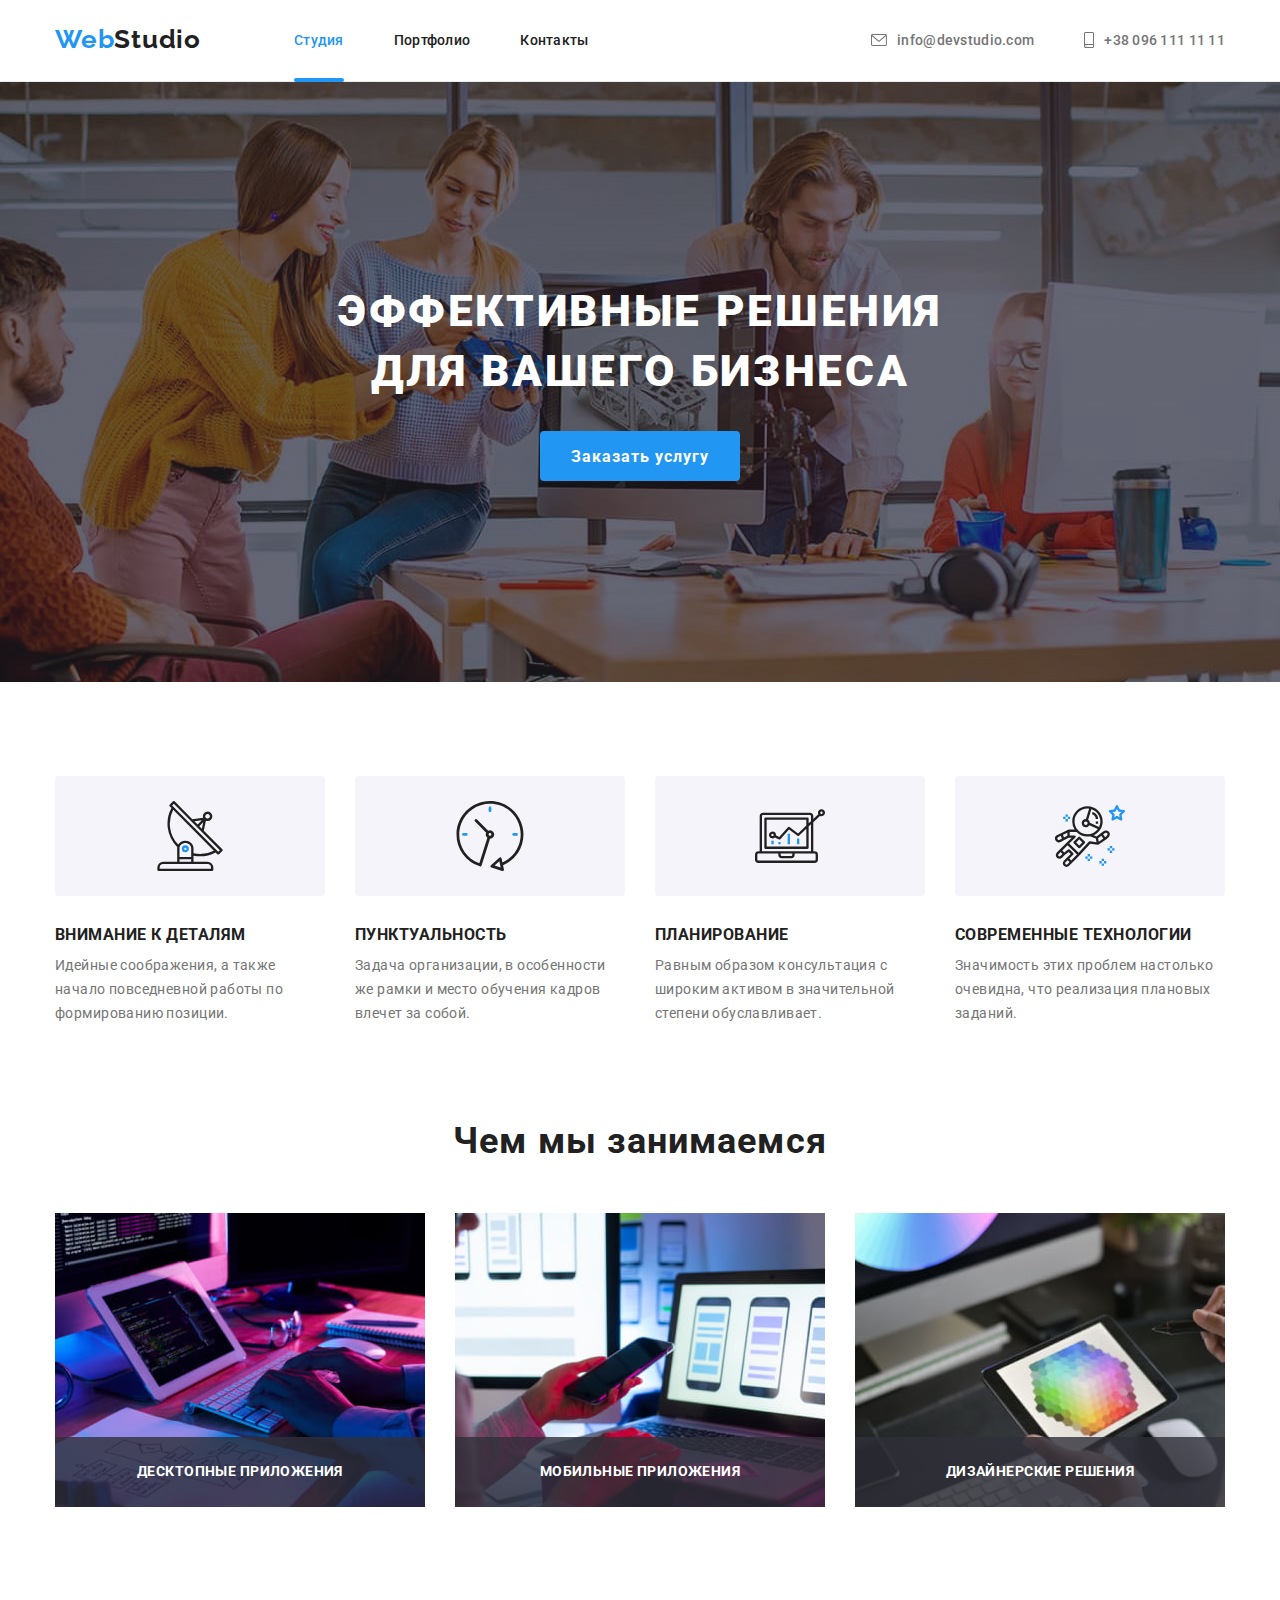
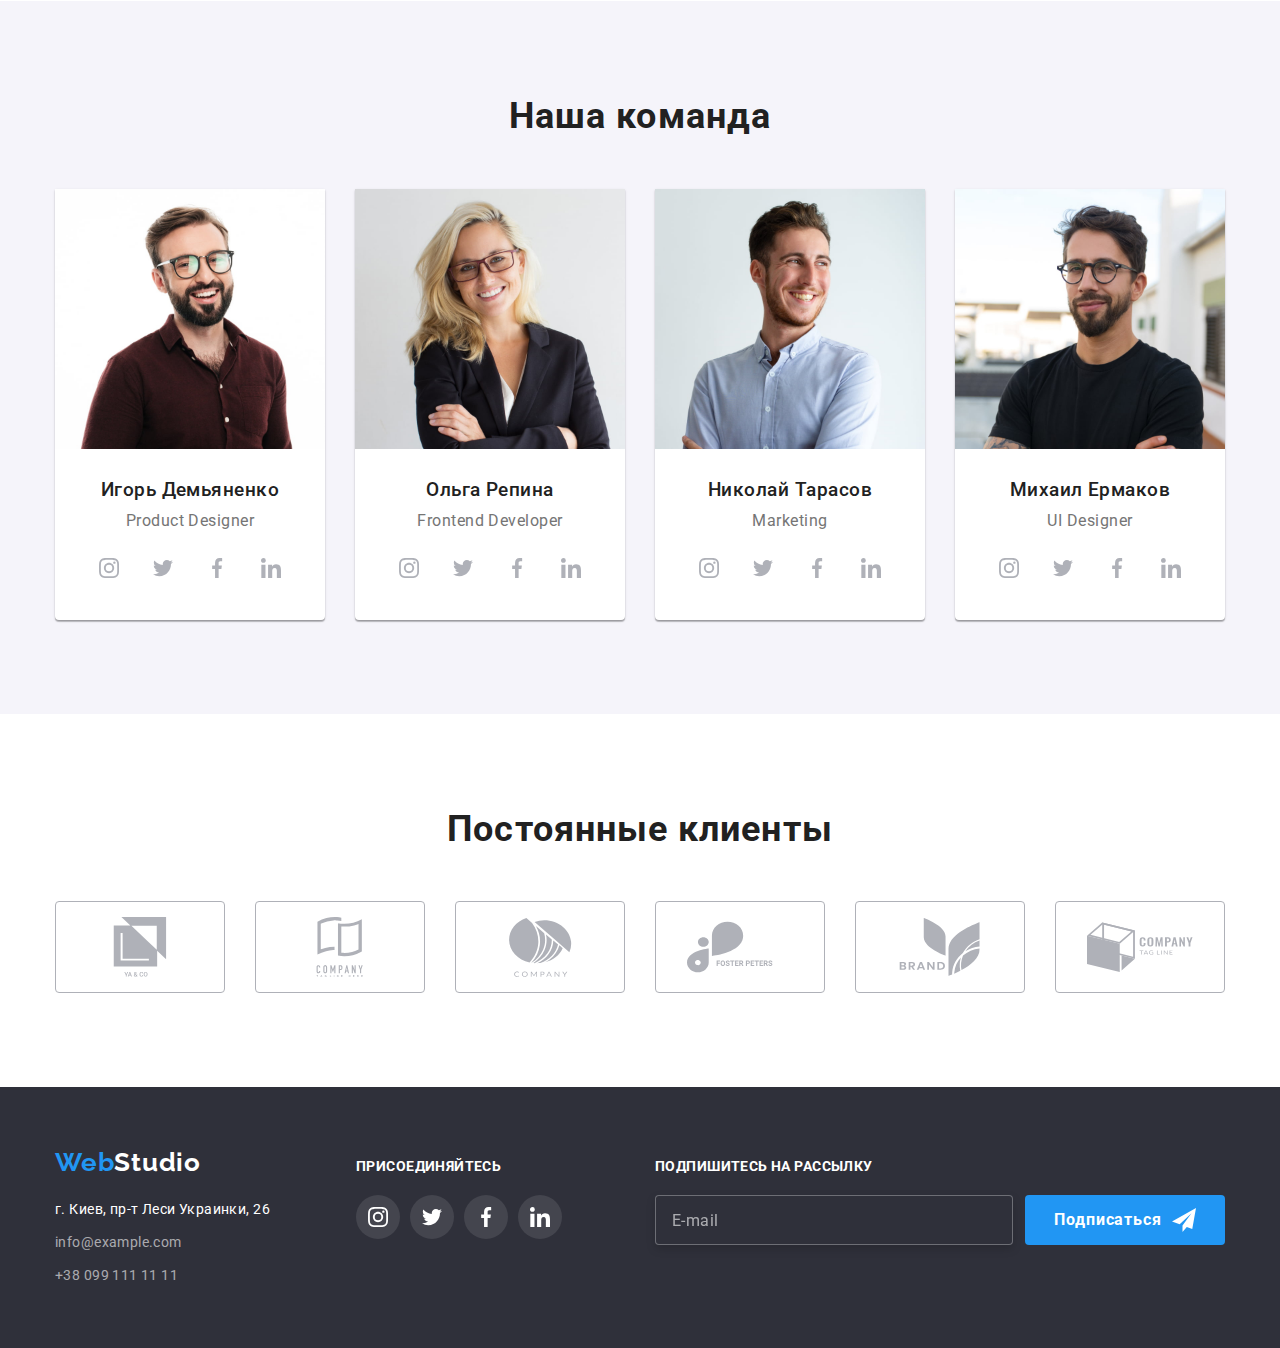
<file: index.html>
<!DOCTYPE html>
<html lang="ru">

<head>
  <meta charset="UTF-8">
  <meta name="viewport" content="width=device-width, initial-scale=1.0">
  <title>Студия</title>
  <link href="https://fonts.googleapis.com/css2?family=Raleway:wght@700&family=Roboto:wght@400;500;700;900&display=swap"
    rel="stylesheet">
  <link rel="stylesheet" href="https://cdnjs.cloudflare.com/ajax/libs/modern-normalize/1.1.0/modern-normalize.min.css">
  <link rel="stylesheet" href="./css/main.min.css">
</head>

<body>
  <header class="page-header">
    <div class="container page-header__container">
      <nav class="menu">
        <a class="logo menu__logo" href="#" target="_blank" rel="noreferrer noopener">Web<span
            class="logo__text">Studio</span></a>
        <ul class="navigation">
          <li class="navigation__item"><a class="navigation__link navigation__link--active"
              href="./index.html">Студия</a></li>
          <li class="navigation__item"><a class="navigation__link" href="./portfolio.html">Портфолио</a></li>
          <li class="navigation__item"><a class="navigation__link" href="#">Контакты</a></li>
        </ul>
      </nav>
      <ul class="contacts page-header__contacts">
        <li class="contacts__item">
          <a class="contacts__link" href="mailto:info@devstudio.com">
            <svg class="contacts__icon" width="16" height="12">
              <use href="./images/icons.svg#icon-mail"></use>
            </svg>
            info@devstudio.com
          </a>
        </li>
        <li class="contacts__item">
          <a class="contacts__link" href="tel:+380961111111">
            <svg class="contacts__icon" width="10" height="16">
              <use href="./images/icons.svg#icon-smartphone"></use>
            </svg>
            +38 096 111 11 11
          </a>
        </li>
      </ul>
    </div>
  </header>
  <main>

    <!-----------------------------------------------hero------------------------------------------------------------>

    <section class="hero">
      <div class="container hero__container">
        <h1 class="hero__title">Эффективные решения для вашего бизнеса</h1>
        <button class="button" data-modal-open type="button">Заказать услугу</button>
      </div>
    </section>

    <!-----------------------------------------------section-features------------------------------------------------>

    <section class="section">
      <div class="container">
        <h2 class="visually-hidden">Наши преимущества</h2>
        <ul class="features">
          <li class="features__item">
            <div class="features__box">
              <svg width="70" height="70">
                <use href="./images/icons.svg#icon-antenna"></use>
              </svg>
            </div>
            <h3 class="features__title">Внимание к деталям</h3>
            <p class="features__text">Идейные соображения, а также начало повседневной работы по формированию позиции.
            </p>
          </li>
          <li class="features__item">
            <div class="features__box">
              <svg width="70" height="70">
                <use href="./images/icons.svg#icon-clock"></use>
              </svg>
            </div>
            <h3 class="features__title">Пунктуальность</h3>
            <p class="features__text">Задача организации, в особенности же рамки и место обучения кадров влечет за
              собой.
            </p>
          </li>
          <li class="features__item">
            <div class="features__box">
              <svg width="70" height="70">
                <use href="./images/icons.svg#icon-diagram"></use>
              </svg>
            </div>
            <h3 class="features__title">Планирование</h3>
            <p class="features__text">Равным образом консультация с широким активом в значительной степени
              обуславливает.
            </p>
          </li>
          <li class="features__item">
            <div class="features__box">
              <svg width="70" height="70">
                <use href="./images/icons.svg#icon-astronaut"></use>
              </svg>
            </div>
            <h3 class="features__title">Современные технологии</h3>
            <p class="features__text">Значимость этих проблем настолько очевидна, что реализация плановых заданий.</p>
          </li>
        </ul>
      </div>
    </section>

    <!-----------------------------------------------section-works----------------------------------------------->

    <section class="section section--no-padding">
      <div class="container">
        <h2 class="section__title section__title--bottom-indent">Чем мы занимаемся</h2>
        <ul class="works">
          <li class="works__item">
            <img src="./images/what-we-do/what-we-do-1.jpg" alt=" пишет код на клавиатуре" width="370">
            <div class="works__box">
              <p class="works__label">Десктопные приложения</p>
            </div>
          </li>
          <li class="works__item">
            <img src="./images/what-we-do/what-we-do-2.jpg" alt=" делает адаптацию под телефон" width="370">
            <div class="works__box">
              <p class="works__label">Мобильные приложения</p>
            </div>
          </li>
          <li class="works__item">
            <img src="./images/what-we-do/what-we-do-3.jpg" alt=" работает в редакторе цвета" width="370">
            <div class="works__box">
              <p class="works__label">Дизайнерские решения</p>
            </div>
          </li>
        </ul>
      </div>
    </section>

    <!-----------------------------------------------section-team--------------------------------------------------->

    <section class="section section--dark-bg">
      <div class="container">
        <h2 class="section__title section__title--bottom-indent">Наша команда</h2>
        <ul class="team">
          <li class="team__item">
            <img src="./images/team/team-1.jpg" alt="член команды мужчина" width="270" height="260">
            <div class="team__box">
              <h3 class="team__title">Игорь Демьяненко</h3>
              <p class="team__text" lang="en">Product Designer</p>
              <ul class="social">
                <li class="social__item">
                  <a class="social__link" href="#0" target="_blank" rel="noreferrer noopener" aria-label="instagram">
                    <svg class="social__icon" width="20" height="20">
                      <use href="./images/icons.svg#icon-instagram"></use>
                    </svg>
                  </a>
                </li>
                <li class="social__item">
                  <a class="social__link" href="#0" target="_blank" rel="noreferrer noopener" aria-label="twitter">
                    <svg class="social__icon" width="20" height="20">
                      <use href="./images/icons.svg#icon-twitter"></use>
                    </svg>
                  </a>
                </li>
                <li class="social__item">
                  <a class="social__link" href="#0" target="_blank" rel="noreferrer noopener" aria-label="facebook">
                    <svg class="social__icon" width="20" height="20">
                      <use href="./images/icons.svg#icon-facebook"></use>
                    </svg>
                  </a>
                </li>
                <li class="social__item">
                  <a class="social__link" href="#0" target="_blank" rel="noreferrer noopener" aria-label="linkedin">
                    <svg class="social__icon" width="20" height="20">
                      <use href="./images/icons.svg#icon-linkedin"></use>
                    </svg>
                  </a>
                </li>
              </ul>
            </div>
          </li>
          <li class="team__item">
            <img src="./images/team/team-2.jpg" alt="член команды женщина" width="270" height="260">
            <div class="team__box">
              <h3 class="team__title">Ольга Репина</h3>
              <p class="team__text" lang="en">Frontend Developer</p>
              <ul class="social">
                <li class="social__item">
                  <a class="social__link" href="#0" target="_blank" rel="noreferrer noopener" aria-label="instagram">
                    <svg class="social__icon" width="20" height="20">
                      <use href="./images/icons.svg#icon-instagram"></use>
                    </svg>
                  </a>
                </li>
                <li class="social__item">
                  <a class="social__link" href="#0" target="_blank" rel="noreferrer noopener" aria-label="twitter">
                    <svg class="social__icon" width="20" height="20">
                      <use href="./images/icons.svg#icon-twitter"></use>
                    </svg>
                  </a>
                </li>
                <li class="social__item">
                  <a class="social__link" href="#0" target="_blank" rel="noreferrer noopener" aria-label="facebook">
                    <svg class="social__icon" width="20" height="20">
                      <use href="./images/icons.svg#icon-facebook"></use>
                    </svg>
                  </a>
                </li>
                <li class="social__item">
                  <a class="social__link" href="#0" target="_blank" rel="noreferrer noopener" aria-label="linkedin">
                    <svg class="social__icon" width="20" height="20">
                      <use href="./images/icons.svg#icon-linkedin"></use>
                    </svg>
                  </a>
                </li>
              </ul>
            </div>
          </li>
          <li class="team__item">
            <img src="./images/team/team-3.jpg" alt="член команды мужчина" width="270" height="260">
            <div class="team__box">
              <h3 class="team__title">Николай Тарасов</h3>
              <p class="team__text" lang="en">Marketing</p>
              <ul class="social">
                <li class="social__item">
                  <a class="social__link" href="#0" target="_blank" rel="noreferrer noopener" aria-label="instagram">
                    <svg class="social__icon" width="20" height="20">
                      <use href="./images/icons.svg#icon-instagram"></use>
                    </svg>
                  </a>
                </li>
                <li class="social__item">
                  <a class="social__link" href="#0" target="_blank" rel="noreferrer noopener" aria-label="twitter">
                    <svg class="social__icon" width="20" height="20">
                      <use href="./images/icons.svg#icon-twitter"></use>
                    </svg>
                  </a>
                </li>
                <li class="social__item">
                  <a class="social__link" href="#0" target="_blank" rel="noreferrer noopener" aria-label="facebook">
                    <svg class="social__icon" width="20" height="20">
                      <use href="./images/icons.svg#icon-facebook"></use>
                    </svg>
                  </a>
                </li>
                <li class="social__item">
                  <a class="social__link" href="#0" target="_blank" rel="noreferrer noopener" aria-label="linkedin">
                    <svg class="social__icon" width="20" height="20">
                      <use href="./images/icons.svg#icon-linkedin"></use>
                    </svg>
                  </a>
                </li>
              </ul>
            </div>
          </li>
          <li class="team__item">
            <img src="./images/team/team-4.jpg" alt="член команды мужчина" width="270" height="260">
            <div class="team__box">
              <h3 class="team__title">Михаил Ермаков</h3>
              <p class="team__text" lang="en">UI Designer</p>
              <ul class="social">
                <li class="social__item">
                  <a class="social__link" href="#0" target="_blank" rel="noreferrer noopener" aria-label="instagram">
                    <svg class="social__icon" width="20" height="20">
                      <use href="./images/icons.svg#icon-instagram"></use>
                    </svg>
                  </a>
                </li>
                <li class="social__item">
                  <a class="social__link" href="#0" target="_blank" rel="noreferrer noopener" aria-label="twitter">
                    <svg class="social__icon" width="20" height="20">
                      <use href="./images/icons.svg#icon-twitter"></use>
                    </svg>
                  </a>
                </li>
                <li class="social__item">
                  <a class="social__link" href="#0" target="_blank" rel="noreferrer noopener" aria-label="facebook">
                    <svg class="social__icon" width="20" height="20">
                      <use href="./images/icons.svg#icon-facebook"></use>
                    </svg>
                  </a>
                </li>
                <li class="social__item">
                  <a class="social__link" href="#0" target="_blank" rel="noreferrer noopener" aria-label="linkedin">
                    <svg class="social__icon" width="20" height="20">
                      <use href="./images/icons.svg#icon-linkedin"></use>
                    </svg>
                  </a>
                </li>
              </ul>
            </div>
          </li>
        </ul>
      </div>
    </section>

    <!-----------------------------------------------section-clients------------------------------------------>

    <section class="section">
      <div class="container">
        <h2 class="section__title section__title--bottom-indent">Постоянные клиенты</h2>
        <ul class="clients">
          <li class="clients__item">
            <a class="clients__link" href="#0" target="_blank" rel="noreferrer noopener">
              <svg class="clients__icon" width="106" height="60">
                <use href="./images/icons.svg#icon-client-1"></use>
              </svg>
            </a>
          </li>
          <li class="clients__item">
            <a class="clients__link" href="#0" target="_blank" rel="noreferrer noopener">
              <svg class="clients__icon" width="106" height="60">
                <use href="./images/icons.svg#icon-client-2"></use>
              </svg>
            </a>
          </li>
          <li class="clients__item">
            <a class="clients__link" href="#0" target="_blank" rel="noreferrer noopener">
              <svg class="clients__icon" width="106" height="60">
                <use href="./images/icons.svg#icon-client-3"></use>
              </svg>
            </a>
          </li>
          <li class="clients__item">
            <a class="clients__link" href="#0" target="_blank" rel="noreferrer noopener">
              <svg class="clients__icon" width="106" height="60">
                <use href="./images/icons.svg#icon-client-4"></use>
              </svg>
            </a>
          </li>
          <li class="clients__item">
            <a class="clients__link" href="#0" target="_blank" rel="noreferrer noopener">
              <svg class="clients__icon" width="106" height="60">
                <use href="./images/icons.svg#icon-client-5"></use>
              </svg>
            </a>
          </li>
          <li class="clients__item">
            <a class="clients__link" href="#0" target="_blank" rel="noreferrer noopener">
              <svg class="clients__icon" width="106" height="60">
                <use href="./images/icons.svg#icon-client-6"></use>
              </svg>
            </a>
          </li>
        </ul>
      </div>
    </section>
  </main>

  <!----------------------------------------------footer------------------------------------------------->

  <footer class="page-footer">
    <div class="container page-footer__container">
      <div class="page-footer__box">
        <a class="page-footer__logo logo" href="#" target="_blank" rel="noreferrer noopener">Web<span
            class="logo__text logo__text--light">Studio</span></a>
        <address class="address">
          <ul class="address__list">
            <li class="address__item"><a class="address__map" href="https://goo.gl/maps/3mmmgACdLDucJXHp8"
                target="_blank" rel="noreferrer noopener">г. Киев, пр-т Леси Украинки, 26</a></li>
            <li class="address__item"><a class="address__link" href="mailto:info@example.com">info@example.com</a>
            </li>
            <li class="address__item"><a class="address__link" href="tel:+380991111111">+38 099 111 11 11</a></li>
          </ul>
        </address>
      </div>
      <!----------------------------------social-links---------------------------->
      <div class="page-footer__box">
        <p class="page-footer__text">присоединяйтесь</p>
        <ul class="social social--no-indent">
          <li class="social__item">
            <a class="social__link social__link--dark-bg" href="#0" target="_blank" rel="noreferrer noopener"
              aria-label="instagram">
              <svg class="social__icon" width="20" height="20">
                <use href="./images/icons.svg#icon-instagram"></use>
              </svg>
            </a>
          </li>
          <li class="social__item">
            <a class="social__link social__link--dark-bg" href="#0" target="_blank" rel="noreferrer noopener"
              aria-label="twitter">
              <svg class="social__icon" width="20" height="20">
                <use href="./images/icons.svg#icon-twitter"></use>
              </svg>
            </a>
          </li>
          <li class="social__item">
            <a class="social__link social__link--dark-bg" href="#0" target="_blank" rel="noreferrer noopener"
              aria-label="facebook">
              <svg class="social__icon" width="20" height="20">
                <use href="./images/icons.svg#icon-facebook"></use>
              </svg>
            </a>
          </li>
          <li class="social__item">
            <a class="social__link social__link--dark-bg" href="#0" target="_blank" rel="noreferrer noopener"
              aria-label="linkedin">
              <svg class="social__icon" width="20" height="20">
                <use href="./images/icons.svg#icon-linkedin"></use>
              </svg>
            </a>
          </li>
        </ul>
      </div>
      <!----------------------------------subscribe---------------------------->
      <div class="page-footer__box">
        <p class="page-footer__text">Подпишитесь на рассылку</p>
        <form class="subscribe">
          <input class="subscribe__input" type="email" name="email" placeholder="E-mail">
          <button class="subscribe__btn button" type="submit">
            Подписаться
            <svg class="button__icon button__icon--right" width="24" height="24">
              <use href="./images/icons.svg#icon-send"></use>
            </svg>
          </button>
        </form>
      </div>
    </div>
  </footer>

  <!---------------------------------------------modal-window--------------------------------->

  <div class="backdrop backdrop--hidden" data-modal>
    <div class="modal">
      <button class="modal__close" data-modal-close type="button">
        <svg class="modal__icon" width="18" height="18">
          <use href="./images/icons.svg#icon-close"></use>
        </svg>
      </button>
      <p class="modal__text">Оставьте свои данные, мы вам перезвоним</p>
      <form class="form">
        <label class="form__field">
          Имя
          <span class="form__wrapper">
            <input class="form__input" name="name" type="text">
            <svg class="form__icon" width="18" height="18">
              <use href="./images/icons.svg#icon-person"></use>
            </svg>
          </span>
        </label>
        <label class="form__field">
          Телефон
          <span class="form__wrapper">
            <input class="form__input" name="tel" type="tel" id="tel">
            <svg class="form__icon" width="18" height="18">
              <use href="./images/icons.svg#icon-phone"></use>
            </svg>
          </span>
        </label>
        <label class="form__field">
          Почта
          <span class="form__wrapper">
            <input class="form__input" name="email" type="text">
            <svg class="form__icon" width="18" height="18">
              <use href="./images/icons.svg#icon-email"></use>
            </svg>
          </span>
        </label>
        <label class="form__field">
          Комментарий
          <textarea class="form__textarea" name="comment" rows="5" placeholder="Введите текст"></textarea>
        </label>
        <label class="form__field agreement">
          <input class="agreement__checkbox visually-hidden" type="checkbox" name="conditions">
          <svg class="agreement__icon agreement__icon--left" width="16" height="15">
            <use href="./images/icons.svg#icon-check"></use>
          </svg>
          <span class="agreement__label">Соглашаюсь с рассылкой и принимаю <a class="agreement__link" href="#0">Условия
              договора</a></span>
        </label>
        <button class="form__button button" type="submit">Отправить</button>
      </form>
    </div>
  </div>
  <script src="./js/modal.js"></script>
</body>

</html>
</file>
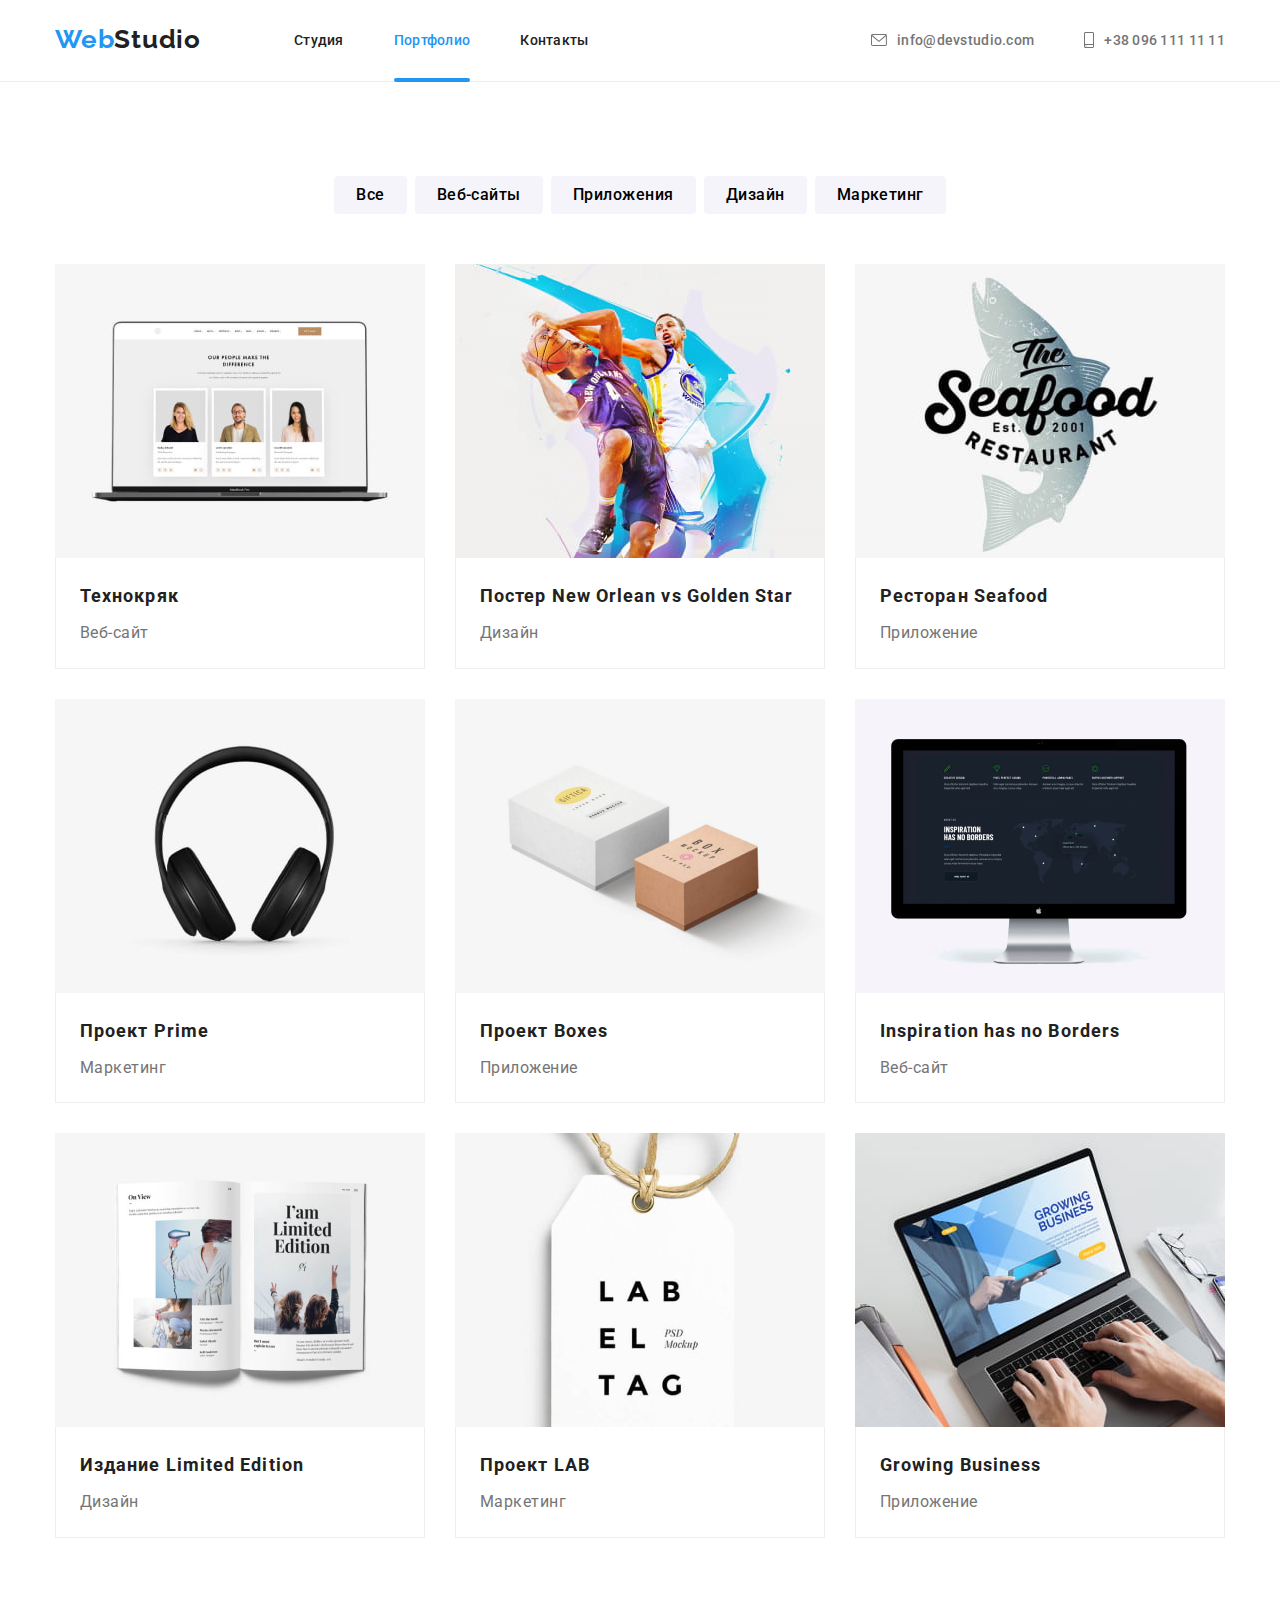
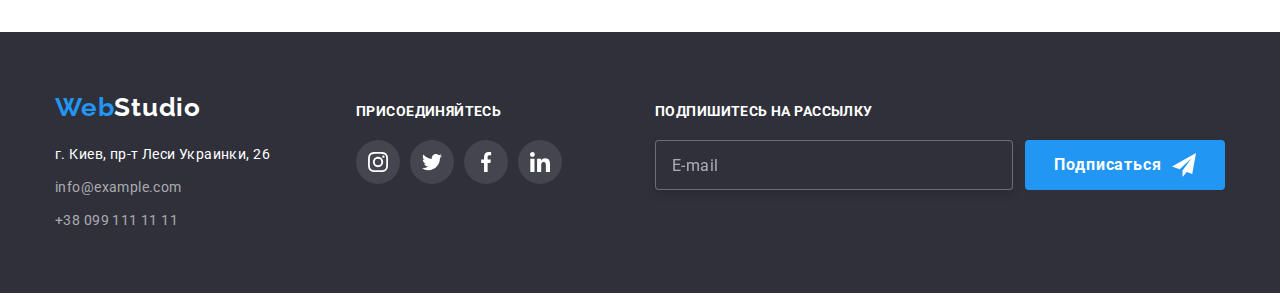
<file: portfolio.html>
<!DOCTYPE html>
<html lang="ru">

<head>
  <meta charset="UTF-8">
  <meta name="viewport" content="width=device-width, initial-scale=1.0">
  <title>Портфолио</title>
  <link href="https://fonts.googleapis.com/css2?family=Raleway:wght@700&family=Roboto:wght@400;500;700;900&display=swap"
    rel="stylesheet">
  <link rel="stylesheet" href="https://cdnjs.cloudflare.com/ajax/libs/modern-normalize/1.1.0/modern-normalize.min.css">
  <link rel="stylesheet" href="./css/main.min.css">
</head>

<body>
  <header class="page-header">
    <div class="container page-header__container">
      <nav class="menu">
        <a class="logo menu__logo" href="./index.html" target="_blank" rel="noreferrer noopener">Web<span
            class="logo__text">Studio</span></a>
        <ul class="navigation">
          <li class="navigation__item"><a class="navigation__link" href="./index.html">Студия</a></li>
          <li class="navigation__item"><a class="navigation__link navigation__link--active"
              href="./portfolio.html">Портфолио</a>
          </li>
          <li class="navigation__item"><a class="navigation__link" href="#">Контакты</a></li>
        </ul>
      </nav>
      <ul class="contacts page-header__contacts">
        <li class="contacts__item">
          <a class="contacts__link" href="mailto:info@devstudio.com">
            <svg class="contacts__icon" width="16" height="12">
              <use href="./images/icons.svg#icon-mail"></use>
            </svg>
            info@devstudio.com
          </a>
        </li>
        <li class="contacts__item">
          <a class="contacts__link" href="tel:+380961111111">
            <svg class="contacts__icon" width="10" height="16">
              <use href="./images/icons.svg#icon-smartphone"></use>
            </svg>
            +38 096 111 11 11
          </a>
        </li>
    </div>
  </header>
  <main>
    <section class="section">
      <div class="container">
        <h1 class="visually-hidden">Портфолио</h1>
        <ul class="filter section__filter">
          <li class="filter__item"><button class="filter__btn" type="button">Все</button></li>
          <li class="filter__item"><button class="filter__btn" type="button">Веб-сайты</button></li>
          <li class="filter__item"><button class="filter__btn" type="button">Приложения</button></li>
          <li class="filter__item"><button class="filter__btn" type="button">Дизайн</button></li>
          <li class="filter__item"><button class="filter__btn" type="button">Маркетинг</button></li>
        </ul>
        <ul class="portfolio">
          <li class="portfolio__item">
            <a class="portfolio__link" href="#0">
              <div class="portfolio__thumb">
                <img src="./images/portfolio-image/portfolio-1.jpg" alt="веб сайт технокряк" width="370" height="294">
                <div class="portfolio__overlay">
                  <p class="portfolio__description">Технокряк это современная площадка распространения коронавируса.
                    Компании используют эту платформу для цифрового шпионажа и атак на защищённые сервера конкурентов.
                  </p>
                </div>
              </div>
              <div class="portfolio__box">
                <h2 class="portfolio__title">Технокряк</h2>
                <p class="portfolio__text">Веб-сайт</p>
              </div>
            </a>
          </li>
          <li class="portfolio__item">
            <a class="portfolio__link" href="#0">
              <div class="portfolio__thumb">
                <img class=" portfolio__img" src="./images/portfolio-image/portfolio-2.jpg"
                  alt="постер баскетбольных команд" width="370" height="294">
                <div class="portfolio__overlay">
                  <p class="portfolio__description">Технокряк это современная площадка распространения коронавируса.
                    Компании используют эту платформу для цифрового шпионажа и атак на защищённые сервера конкурентов.
                  </p>
                </div>
              </div>
              <div class="portfolio__box">
                <h2 class="portfolio__title">Постер <span lang="en">New Orlean vs Golden Star</span></h2>
                <p class="portfolio__text">Дизайн</p>
              </div>
            </a>
          </li>
          <li class="portfolio__item">
            <a class="portfolio__link" href="#0">
              <div class="portfolio__thumb">
                <img src="./images/portfolio-image/portfolio-3.jpg" alt="лого ресторана" width="370" height="294">
                <div class="portfolio__overlay">
                  <p class="portfolio__description">Технокряк это современная площадка распространения коронавируса.
                    Компании используют эту платформу для цифрового шпионажа и атак на защищённые сервера конкурентов.
                  </p>
                </div>
              </div>
              <div class="portfolio__box">
                <h2 class="portfolio__title">Ресторан <span lang="en">Seafood</span></h2>
                <p class="portfolio__text">Приложение</p>
              </div>
            </a>
          </li>
          <li class="portfolio__item">
            <a class="portfolio__link" href="#0">
              <div class="portfolio__thumb">
                <img src="./images/portfolio-image/portfolio-4.jpg" alt="наушники полноразмерные черные" width="370"
                  height="294">
                <div class="portfolio__overlay">
                  <p class="portfolio__description">Технокряк это современная площадка распространения коронавируса.
                    Компании используют эту платформу для цифрового шпионажа и атак на защищённые сервера конкурентов.
                  </p>
                </div>
              </div>
              <div class="portfolio__box">
                <h2 class="portfolio__title">Проект <span lang="en">Prime</span></h2>
                <p class="portfolio__text">Маркетинг</p>
              </div>
            </a>
          </li>
          <li class="portfolio__item">
            <a class="portfolio__link" href="#0">
              <div class="portfolio__thumb">
                <img src="./images/portfolio-image/portfolio-5.jpg" alt="две коробки" width="370" height="294">
                <div class="portfolio__overlay">
                  <p class="portfolio__description">Технокряк это современная площадка распространения коронавируса.
                    Компании используют эту платформу для цифрового шпионажа и атак на защищённые сервера конкурентов.
                  </p>
                </div>
              </div>
              <div class="portfolio__box">
                <h2 class="portfolio__title">Проект <span lang="en">Boxes</span></h2>
                <p class="portfolio__text">Приложение</p>
              </div>
            </a>
          </li>
          <li class="portfolio__item">
            <a class="portfolio__link" href="#0">
              <div class="portfolio__thumb">
                <img src="./images/portfolio-image/portfolio-6.jpg" alt="монитор" width="370" height="294">
                <div class="portfolio__overlay">
                  <p class="portfolio__description">Технокряк это современная площадка распространения коронавируса.
                    Компании используют эту платформу для цифрового шпионажа и атак на защищённые сервера конкурентов.
                  </p>
                </div>
              </div>
              <div class="portfolio__box">
                <h2 class="portfolio__title"><span lang="en">Inspiration has no Borders</span></h2>
                <p class="portfolio__text">Веб-сайт</p>
              </div>
            </a>
          </li>
          <li class="portfolio__item">
            <a class="portfolio__link" href="#0">
              <div class="portfolio__thumb">
                <img src="./images/portfolio-image/portfolio-7.jpg" alt="открытый журнал" width="370" height="294">
                <div class="portfolio__overlay">
                  <p class="portfolio__description">Технокряк это современная площадка распространения коронавируса.
                    Компании используют эту платформу для цифрового шпионажа и атак на защищённые сервера конкурентов.
                  </p>
                </div>
              </div>
              <div class="portfolio__box">
                <h2 class="portfolio__title">Издание <span lang="en">Limited Edition</span></h2>
                <p class="portfolio__text">Дизайн</p>
              </div>
            </a>
          </li>
          <li class="portfolio__item">
            <a class="portfolio__link" href="#0">
              <div class="portfolio__thumb">
                <img src="./images/portfolio-image/portfolio-8.jpg" alt="белая бирка" width="370" height="294">
                <div class="portfolio__overlay">
                  <p class="portfolio__description">Технокряк это современная площадка распространения коронавируса.
                    Компании используют эту платформу для цифрового шпионажа и атак на защищённые сервера конкурентов.
                  </p>
                </div>
              </div>
              <div class="portfolio__box">
                <h2 class="portfolio__title">Проект <span lang="en">LAB</span></h2>
                <p class="portfolio__text">Маркетинг</p>
              </div>
            </a>
          </li>
          <li class="portfolio__item">
            <a class="portfolio__link" href="#0">
              <div class="portfolio__thumb">
                <img src="./images/portfolio-image/portfolio-9.jpg" alt="печатает на нетбуке" width="370" height="294">
                <div class="portfolio__overlay">
                  <p class="portfolio__description">Технокряк это современная площадка распространения коронавируса.
                    Компании используют эту платформу для цифрового шпионажа и атак на защищённые сервера конкурентов.
                  </p>
                </div>
              </div>
              <div class="portfolio__box">
                <h2 class="portfolio__title"><span lang="en">Growing Business</span></h2>
                <p class="portfolio__text">Приложение</p>
              </div>
            </a>
          </li>
        </ul>
      </div>
    </section>
  </main>
  <footer class="page-footer">
    <div class="container page-footer__container">
      <div class="page-footer__box">
        <a class="page-footer__logo logo" href="#" target="_blank" rel="noreferrer noopener">Web<span
            class="logo__text logo__text--light">Studio</span></a>
        <address class="address">
          <ul class="address__list">
            <li class="address__item"><a class="address__map" href="https://goo.gl/maps/3mmmgACdLDucJXHp8"
                target="_blank" rel="noreferrer noopener">г. Киев, пр-т Леси Украинки, 26</a></li>
            <li class="address__item"><a class="address__link" href="mailto:info@example.com">info@example.com</a>
            </li>
            <li class="address__item"><a class="address__link" href="tel:+380991111111">+38 099 111 11 11</a></li>
          </ul>
        </address>
      </div>
      <!----------------------------------social-links---------------------------->
      <div class="page-footer__box">
        <p class="page-footer__text">присоединяйтесь</p>
        <ul class="social social--no-indent">
          <li class="social__item">
            <a class="social__link social__link--dark-bg" href="#0" target="_blank" rel="noreferrer noopener"
              aria-label="instagram">
              <svg class="social__icon" width="20" height="20">
                <use href="./images/icons.svg#icon-instagram"></use>
              </svg>
            </a>
          </li>
          <li class="social__item">
            <a class="social__link social__link--dark-bg" href="#0" target="_blank" rel="noreferrer noopener"
              aria-label="twitter">
              <svg class="social__icon" width="20" height="20">
                <use href="./images/icons.svg#icon-twitter"></use>
              </svg>
            </a>
          </li>
          <li class="social__item">
            <a class="social__link social__link--dark-bg" href="#0" target="_blank" rel="noreferrer noopener"
              aria-label="facebook">
              <svg class="social__icon" width="20" height="20">
                <use href="./images/icons.svg#icon-facebook"></use>
              </svg>
            </a>
          </li>
          <li class="social__item">
            <a class="social__link social__link--dark-bg" href="#0" target="_blank" rel="noreferrer noopener"
              aria-label="linkedin">
              <svg class="social__icon" width="20" height="20">
                <use href="./images/icons.svg#icon-linkedin"></use>
              </svg>
            </a>
          </li>
        </ul>
      </div>
      <!----------------------------------subscribe---------------------------->
      <div class="page-footer__box">
        <p class="page-footer__text">Подпишитесь на рассылку</p>
        <form class="subscribe">
          <input class="subscribe__input" type="email" name="email" placeholder="E-mail">
          <button class="subscribe__btn button" type="submit">
            Подписаться
            <svg class="button__icon button__icon--right" width="24" height="24">
              <use href="./images/icons.svg#icon-send"></use>
            </svg>
          </button>
        </form>
      </div>
    </div>
  </footer>

</body>

</html>
</file>
<file: css/main.min.css>
:root{--brandColor: #2196F3;--brandHover: #188CE8;--firstFontColor: #212121;--secondFontColor: #757575;--lightFontColor: #ffffff;--mainBg: #2F303A;--sectionBg: #F5F4FA;--nullBg: #ffffff;--iconColor: #AFB1B8;--mainLetterSpacing: 0.03em;--mainTransition: cubic-bezier(0.4, 0, 0.2, 1);--mainTransitionTime: 250ms}button{border:0;cursor:pointer}ul{list-style:none;padding:0;margin:0}h1,h2,h3,h4,h5,h6,p{margin:0}img{display:block;max-width:100%;height:auto}a{text-decoration:none}body{font-size:14px;line-height:1.2;font-family:Roboto, sans-serif;color:var(--firstFontColor);background-color:var(--nullBg)}.visually-hidden{position:absolute;clip:rect(0 0 0 0);width:1px;height:1px;margin:-1px;border:0;padding:0;overflow:hidden}.container{width:1200px;margin:0 auto;padding-left:15px;padding-right:15px}.page-header{letter-spacing:0.02em;font-weight:500;border-bottom:1px solid #ececec}.page-header__container{display:-webkit-box;display:-ms-flexbox;display:flex}.page-header__contacts{margin-left:auto}.menu{display:-webkit-box;display:-ms-flexbox;display:flex}.menu__logo{padding-top:24px;padding-bottom:24px;margin-right:93px}.logo{font-family:Raleway, sans-serif;font-weight:700;font-size:26px;line-height:1.19;letter-spacing:var(--mainLetterSpacing);text-decoration:none;color:var(--brandColor)}.logo__text{color:var(--firstFontColor)}.logo__text--light{color:var(--lightFontColor)}.navigation{display:-webkit-box;display:-ms-flexbox;display:flex}.navigation__item{position:relative}.navigation__item:not(:last-child){margin-right:50px}.navigation__link{display:block;padding-top:32px;padding-bottom:32px;text-decoration:none;color:var(--firstFontColor);-webkit-transition:color var(--mainTransitionTime) var(--mainTransition);transition:color var(--mainTransitionTime) var(--mainTransition)}.navigation__link:focus,.navigation__link:hover{color:var(--brandColor)}.navigation__link--active{color:var(--brandColor)}.navigation__link--active::after{content:"";position:absolute;left:0;bottom:-1px;background-color:var(--brandColor);width:100%;height:4px;border-radius:2px}.contacts{display:-webkit-box;display:-ms-flexbox;display:flex}.contacts__item:not(:last-child){margin-right:50px}.contacts__link{display:-webkit-box;display:-ms-flexbox;display:flex;-webkit-box-align:center;-ms-flex-align:center;align-items:center;padding-top:32px;padding-bottom:32px;color:var(--secondFontColor);-webkit-transition:color var(--mainTransitionTime) var(--mainTransition);transition:color var(--mainTransitionTime) var(--mainTransition)}.contacts__link:focus,.contacts__link:hover{color:var(--brandColor)}.contacts__icon{fill:currentColor;margin-right:10px}.hero{padding-top:200px;padding-bottom:200px;margin:0 auto;max-width:1600px;height:600px;background-color:var(--mainBg);background-image:-webkit-gradient(linear, left top, right top, from(rgba(47,48,58,0.4)), to(rgba(47,48,58,0.4))),url(../images/hero-bg.jpg);background-image:linear-gradient(to right, rgba(47,48,58,0.4), rgba(47,48,58,0.4)),url(../images/hero-bg.jpg);background-repeat:no-repeat;background-position:center;background-size:cover}.hero__container{display:-webkit-box;display:-ms-flexbox;display:flex;-webkit-box-orient:vertical;-webkit-box-direction:normal;-ms-flex-direction:column;flex-direction:column;-webkit-box-align:center;-ms-flex-align:center;align-items:center}.hero__title{margin-bottom:30px;max-width:700px;font-size:44px;font-weight:900;line-height:1.36;letter-spacing:0.06em;text-transform:uppercase;text-align:center;color:var(--lightFontColor)}.button{display:-webkit-box;display:-ms-flexbox;display:flex;-webkit-box-pack:center;-ms-flex-pack:center;justify-content:center;-webkit-box-align:center;-ms-flex-align:center;align-items:center;font-size:16px;font-weight:700;line-height:1.87;letter-spacing:0.06em;width:200px;height:50px;border-radius:4px;background-color:var(--brandColor);color:var(--lightFontColor);-webkit-transition:background-color var(--mainTransitionTime) var(--mainTransition),-webkit-box-shadow var(--mainTransitionTime) var(--mainTransition);transition:background-color var(--mainTransitionTime) var(--mainTransition),-webkit-box-shadow var(--mainTransitionTime) var(--mainTransition);transition:background-color var(--mainTransitionTime) var(--mainTransition),box-shadow var(--mainTransitionTime) var(--mainTransition);transition:background-color var(--mainTransitionTime) var(--mainTransition),box-shadow var(--mainTransitionTime) var(--mainTransition),-webkit-box-shadow var(--mainTransitionTime) var(--mainTransition)}.button:focus,.button:hover{background-color:var(--brandHover);-webkit-box-shadow:0px 4px 4px rgba(0,0,0,0.15);box-shadow:0px 4px 4px rgba(0,0,0,0.15)}.button__icon{fill:currentColor}.button__icon--left{margin-right:10px}.button__icon--right{margin-left:10px}.section{padding-top:94px;padding-bottom:94px}.section--no-padding{padding-top:0}.section--dark-bg{background-color:var(--sectionBg)}.section__filter{margin-bottom:50px}.section__title{font-size:36px;font-weight:700;letter-spacing:var(--mainLetterSpacing)}.section__title--bottom-indent{margin-bottom:50px;text-align:center}.features{display:-webkit-box;display:-ms-flexbox;display:flex}.features__item{-ms-flex-preferred-size:calc((100% - 90px) / 4);flex-basis:calc((100% - 90px) / 4)}.features__item:not(:last-child){margin-right:30px}.features__box{display:-webkit-box;display:-ms-flexbox;display:flex;-webkit-box-pack:center;-ms-flex-pack:center;justify-content:center;-webkit-box-align:center;-ms-flex-align:center;align-items:center;background-color:#F5F4FA;border-radius:4px;margin-bottom:30px;width:270px;height:120px}.features__title{font-weight:700;line-height:1.14;letter-spacing:var(--mainLetterSpacing);text-transform:uppercase;margin-bottom:10px}.features__text{line-height:1.71;letter-spacing:var(--mainLetterSpacing);color:var(--secondFontColor)}.works{display:-webkit-box;display:-ms-flexbox;display:flex}.works__item{position:relative;-ms-flex-preferred-size:calc((100% - 60px) / 3);flex-basis:calc((100% - 60px) / 3)}.works__item:not(:last-child){margin-right:30px}.works__box{position:absolute;left:0;bottom:0;display:-webkit-box;display:-ms-flexbox;display:flex;-webkit-box-pack:center;-ms-flex-pack:center;justify-content:center;-webkit-box-align:center;-ms-flex-align:center;align-items:center;width:100%;height:70px;background-color:rgba(47,48,58,0.8)}.works__label{font-weight:700;line-height:1.14;letter-spacing:var(--mainLetterSpacing);text-transform:uppercase;color:var(--lightFontColor)}.team{display:-webkit-box;display:-ms-flexbox;display:flex}.team__item{-ms-flex-preferred-size:calc((100% - 3 * 30px) / 4);flex-basis:calc((100% - 3 * 30px) / 4);border-bottom-left-radius:4px;border-bottom-right-radius:4px;background-color:var(--nullBg);-webkit-box-shadow:0px 1px 3px rgba(0,0,0,0.12),0px 1px 1px rgba(0,0,0,0.14),0px 2px 1px rgba(0,0,0,0.2);box-shadow:0px 1px 3px rgba(0,0,0,0.12),0px 1px 1px rgba(0,0,0,0.14),0px 2px 1px rgba(0,0,0,0.2)}.team__item:not(:last-child){margin-right:30px}.team__box{font-size:16px;letter-spacing:var(--mainLetterSpacing);text-align:center;padding:30px 32px}.team__title{font-weight:500;margin-bottom:10px}.team__text{margin-bottom:16px;color:var(--secondFontColor)}.social{display:-webkit-box;display:-ms-flexbox;display:flex;-webkit-box-pack:center;-ms-flex-pack:center;justify-content:center}.social--no-indent{padding:0;margin:0}.social__item{width:44px;height:44px}.social__item:not(:last-child){margin-right:10px}.social__link{display:-webkit-box;display:-ms-flexbox;display:flex;-webkit-box-pack:center;-ms-flex-pack:center;justify-content:center;-webkit-box-align:center;-ms-flex-align:center;align-items:center;width:100%;height:100%;outline:none;color:var(--iconColor);border-radius:50%;-webkit-transition:background-color var(--mainTransitionTime) var(--mainTransition),color var(--mainTransitionTime) var(--mainTransition);transition:background-color var(--mainTransitionTime) var(--mainTransition),color var(--mainTransitionTime) var(--mainTransition)}.social__link--dark-bg{color:var(--nullBg);background-color:rgba(255,255,255,0.1);border-radius:50%}.social__link:focus,.social__link:hover{background-color:var(--brandColor);color:var(--nullBg)}.social__icon{fill:currentColor}.clients{display:-webkit-box;display:-ms-flexbox;display:flex}.clients__item{width:170px;height:92px}.clients__item:not(:last-child){margin-right:30px}.clients__link{display:-webkit-box;display:-ms-flexbox;display:flex;-webkit-box-pack:center;-ms-flex-pack:center;justify-content:center;-webkit-box-align:center;-ms-flex-align:center;align-items:center;width:100%;height:100%;border-radius:4px;outline:none;border:1px solid var(--iconColor);color:var(--iconColor);-webkit-transition:border-color var(--mainTransitionTime) var(--mainTransition),color var(--mainTransitionTime) var(--mainTransition);transition:border-color var(--mainTransitionTime) var(--mainTransition),color var(--mainTransitionTime) var(--mainTransition)}.clients__link:focus,.clients__link:hover{color:var(--brandColor);border-color:var(--brandColor)}.clients__icon{fill:currentColor}.page-footer{background-color:var(--mainBg);padding-top:60px;padding-bottom:60px}.page-footer__container{display:-webkit-box;display:-ms-flexbox;display:flex;-webkit-box-align:baseline;-ms-flex-align:baseline;align-items:baseline}.page-footer__box:first-child{margin-right:70px;-webkit-box-flex:1;-ms-flex-positive:1;flex-grow:1}.page-footer__box:nth-child(2){margin-right:93px}.page-footer__logo{display:block;margin-bottom:20px}.page-footer__text{line-height:1.14;font-weight:700;letter-spacing:var(--mainLetterSpacing);text-transform:uppercase;color:var(--lightFontColor);margin-bottom:20px}.address{font-style:normal}.address__list{line-height:1.71;letter-spacing:var(--mainLetterSpacing)}.address__item:not(:last-child){margin-bottom:9px}.address__link{color:rgba(255,255,255,0.6);-webkit-transition:color var(--mainTransitionTime) var(--mainTransition);transition:color var(--mainTransitionTime) var(--mainTransition)}.address__link:focus,.address__link:hover{color:var(--brandColor)}.address__map{color:var(--lightFontColor)}.subscribe{display:-webkit-box;display:-ms-flexbox;display:flex}.subscribe__input{width:358px;height:50px;margin-right:12px;padding:0 16px;font-size:16px;color:var(--lightFontColor);border:1px solid rgba(255,255,255,0.3);border-radius:4px;background-color:var(--mainBg);-webkit-filter:drop-shadow(0px 4px 4px rgba(0,0,0,0.15));filter:drop-shadow(0px 4px 4px rgba(0,0,0,0.15));-webkit-transition:border-color var(--mainTransitionTime) var(--mainTransition);transition:border-color var(--mainTransitionTime) var(--mainTransition)}.subscribe__input::-webkit-input-placeholder{font-size:16px;line-height:1.25;letter-spacing:var(--mainLetterSpacing);color:rgba(255,255,255,0.6)}.subscribe__input:-ms-input-placeholder{font-size:16px;line-height:1.25;letter-spacing:var(--mainLetterSpacing);color:rgba(255,255,255,0.6)}.subscribe__input::-ms-input-placeholder{font-size:16px;line-height:1.25;letter-spacing:var(--mainLetterSpacing);color:rgba(255,255,255,0.6)}.subscribe__input::placeholder{font-size:16px;line-height:1.25;letter-spacing:var(--mainLetterSpacing);color:rgba(255,255,255,0.6)}.subscribe__input:focus{border-color:var(--brandColor);outline:none}.filter{display:-webkit-box;display:-ms-flexbox;display:flex;-webkit-box-pack:center;-ms-flex-pack:center;justify-content:center}.filter__item:not(:last-child){margin-right:8px}.filter__btn{font-size:16px;line-height:1.62;letter-spacing:var(--mainLetterSpacing);font-weight:500;padding:6px 22px;border-radius:4px;background-color:var(--sectionBg);-webkit-transition:color var(--mainTransitionTime) var(--mainTransition),background-color var(--mainTransitionTime) var(--mainTransition),-webkit-box-shadow var(--mainTransitionTime) var(--mainTransition);transition:color var(--mainTransitionTime) var(--mainTransition),background-color var(--mainTransitionTime) var(--mainTransition),-webkit-box-shadow var(--mainTransitionTime) var(--mainTransition);transition:color var(--mainTransitionTime) var(--mainTransition),background-color var(--mainTransitionTime) var(--mainTransition),box-shadow var(--mainTransitionTime) var(--mainTransition);transition:color var(--mainTransitionTime) var(--mainTransition),background-color var(--mainTransitionTime) var(--mainTransition),box-shadow var(--mainTransitionTime) var(--mainTransition),-webkit-box-shadow var(--mainTransitionTime) var(--mainTransition)}.filter__btn:focus,.filter__btn:hover{color:var(--lightFontColor);background-color:var(--brandColor);-webkit-box-shadow:0px 3px 1px rgba(0,0,0,0.1),0px 1px 2px rgba(0,0,0,0.08),0px 2px 2px rgba(0,0,0,0.12);box-shadow:0px 3px 1px rgba(0,0,0,0.1),0px 1px 2px rgba(0,0,0,0.08),0px 2px 2px rgba(0,0,0,0.12)}.portfolio{display:-webkit-box;display:-ms-flexbox;display:flex;-ms-flex-wrap:wrap;flex-wrap:wrap}.portfolio__item{-ms-flex-preferred-size:calc((100% - 2 * 30px) / 3);flex-basis:calc((100% - 2 * 30px) / 3);margin-right:30px;margin-bottom:30px}.portfolio__item:nth-child(3n){margin-right:0}.portfolio__item:nth-last-child(-n+3){margin-bottom:0}.portfolio__link{display:block;color:var(--firstFontColor);-webkit-transition:-webkit-box-shadow var(--mainTransitionTime) var(--mainTransition);transition:-webkit-box-shadow var(--mainTransitionTime) var(--mainTransition);transition:box-shadow var(--mainTransitionTime) var(--mainTransition);transition:box-shadow var(--mainTransitionTime) var(--mainTransition), -webkit-box-shadow var(--mainTransitionTime) var(--mainTransition)}.portfolio__link:focus,.portfolio__link:hover{-webkit-box-shadow:0px 1px 1px rgba(0,0,0,0.12),0px 4px 4px rgba(0,0,0,0.06),1px 4px 6px rgba(0,0,0,0.16);box-shadow:0px 1px 1px rgba(0,0,0,0.12),0px 4px 4px rgba(0,0,0,0.06),1px 4px 6px rgba(0,0,0,0.16)}.portfolio__link:focus .portfolio__overlay,.portfolio__link:hover .portfolio__overlay{opacity:1;-webkit-transform:translateY(0);transform:translateY(0)}.portfolio__thumb{position:relative;overflow:hidden}.portfolio__overlay{position:absolute;left:0;bottom:0;width:100%;height:100%;background-color:rgba(33,150,243,0.9);opacity:0;-webkit-transform:translateY(100%);transform:translateY(100%);-webkit-transition:opacity var(--mainTransitionTime) var(--mainTransition),-webkit-transform var(--mainTransitionTime) var(--mainTransition);transition:opacity var(--mainTransitionTime) var(--mainTransition),-webkit-transform var(--mainTransitionTime) var(--mainTransition);transition:transform var(--mainTransitionTime) var(--mainTransition),opacity var(--mainTransitionTime) var(--mainTransition);transition:transform var(--mainTransitionTime) var(--mainTransition),opacity var(--mainTransitionTime) var(--mainTransition),-webkit-transform var(--mainTransitionTime) var(--mainTransition)}.portfolio__description{padding:63px 24px;font-size:18px;line-height:1.56;letter-spacing:var(--mainLetterSpacing);color:var(--lightFontColor)}.portfolio__box{padding:20px 24px;background-color:var(--nullBg);border:1px solid #eeeeee;border-top:none}.portfolio__title{margin-bottom:4px;font-size:18px;line-height:2;letter-spacing:0.06em;font-weight:700}.portfolio__text{font-size:16px;line-height:1.87;letter-spacing:var(--mainLetterSpacing);color:var(--secondFontColor)}.backdrop{position:fixed;top:0;left:0;width:100%;height:100%;background-color:rgba(0,0,0,0.2);visibility:visible;opacity:1;-webkit-transition:opacity var(--mainTransitionTime) var(--mainTransition),visibility var(--mainTransitionTime) linear;transition:opacity var(--mainTransitionTime) var(--mainTransition),visibility var(--mainTransitionTime) linear}.backdrop--hidden{visibility:hidden;opacity:0;pointer-events:none}.backdrop--hidden .modal{-webkit-transform:translate(-50%, -50%) scale(1.2);transform:translate(-50%, -50%) scale(1.2);opacity:0}.modal{position:absolute;top:50%;left:50%;-webkit-transform:translate(-50%, -50%) scale(1);transform:translate(-50%, -50%) scale(1);padding:40px;width:528px;height:581px;border-radius:4px;background-color:var(--nullBg);opacity:1;-webkit-box-shadow:0px 1px 3px rgba(0,0,0,0.12),0px 1px 1px rgba(0,0,0,0.14),0px 2px 1px rgba(0,0,0,0.2);box-shadow:0px 1px 3px rgba(0,0,0,0.12),0px 1px 1px rgba(0,0,0,0.14),0px 2px 1px rgba(0,0,0,0.2);-webkit-transition:opacity var(--mainTransitionTime) var(--mainTransition),-webkit-transform var(--mainTransitionTime) var(--mainTransition);transition:opacity var(--mainTransitionTime) var(--mainTransition),-webkit-transform var(--mainTransitionTime) var(--mainTransition);transition:transform var(--mainTransitionTime) var(--mainTransition),opacity var(--mainTransitionTime) var(--mainTransition);transition:transform var(--mainTransitionTime) var(--mainTransition),opacity var(--mainTransitionTime) var(--mainTransition),-webkit-transform var(--mainTransitionTime) var(--mainTransition)}.modal__text{font-size:20px;line-height:1.15;font-weight:700;letter-spacing:var(--mainLetterSpacing);text-align:center;margin-bottom:12px;color:var(--firstFontColor)}.modal__close{position:absolute;top:8px;right:8px;width:30px;height:30px;display:-webkit-box;display:-ms-flexbox;display:flex;-webkit-box-pack:center;-ms-flex-pack:center;justify-content:center;-webkit-box-align:center;-ms-flex-align:center;align-items:center;background-color:var(--nullBg);border:1px solid rgba(0,0,0,0.1);border-radius:50%;-webkit-transition:fill var(--mainTransitionTime) var(--mainTransition);transition:fill var(--mainTransitionTime) var(--mainTransition)}.modal__close:focus .modal__icon,.modal__close:hover .modal__icon{fill:var(--brandColor)}.form{font-size:12px;line-height:1.17}.form__field{position:relative;display:block;letter-spacing:0.01em;color:var(--secondFontColor);margin-bottom:10px}.form__field:nth-last-of-type(2){margin-bottom:20px}.form__field:last-of-type{margin-bottom:30px}.form__wrapper{position:relative;display:block}.form__input,.form__textarea{display:block;width:100%;height:40px;padding-left:42px;margin-top:4px;border:1px solid rgba(33,33,33,0.2);border-radius:4px;-webkit-transition:border-color var(--mainTransitionTime) var(--mainTransition);transition:border-color var(--mainTransitionTime) var(--mainTransition)}.form__input:focus,.form__textarea:focus{border-color:var(--brandColor);outline:none}.form__input:focus+.form__icon{fill:var(--brandColor)}.form__textarea{height:120px;resize:none;padding:12px 16px}.form__textarea::-webkit-input-placeholder{font-size:12px;line-height:1.17;letter-spacing:0.01em;color:rgba(117,117,117,0.5)}.form__textarea:-ms-input-placeholder{font-size:12px;line-height:1.17;letter-spacing:0.01em;color:rgba(117,117,117,0.5)}.form__textarea::-ms-input-placeholder{font-size:12px;line-height:1.17;letter-spacing:0.01em;color:rgba(117,117,117,0.5)}.form__textarea::placeholder{font-size:12px;line-height:1.17;letter-spacing:0.01em;color:rgba(117,117,117,0.5)}.form__icon{position:absolute;left:12px;top:11px;-webkit-transition:fill var(--mainTransitionTime) var(--mainTransition);transition:fill var(--mainTransitionTime) var(--mainTransition)}.form__button{margin-left:auto;margin-right:auto}.agreement{display:-webkit-box;display:-ms-flexbox;display:flex;-webkit-box-pack:center;-ms-flex-pack:center;justify-content:center;-webkit-box-align:center;-ms-flex-align:center;align-items:center}.agreement__label{font-size:14px;line-height:1.71;letter-spacing:var(--mainLetterSpacing)}.agreement__link{text-decoration:underline;color:var(--brandColor)}.agreement__checkbox:focus+.agreement__icon{outline:1px solid var(--brandColor)}.agreement__checkbox:checked+.agreement__icon{border-color:var(--brandColor);background-color:var(--brandColor)}.agreement__icon{border:1.8px solid var(--firstFontColor);border-radius:2px;-webkit-transition:border-color var(--mainTransitionTime) var(--mainTransition),background-color var(--mainTransitionTime) var(--mainTransition);transition:border-color var(--mainTransitionTime) var(--mainTransition),background-color var(--mainTransitionTime) var(--mainTransition)}.agreement__icon--left{margin-right:7px}
/*# sourceMappingURL=main.min.css.map */
</file>
